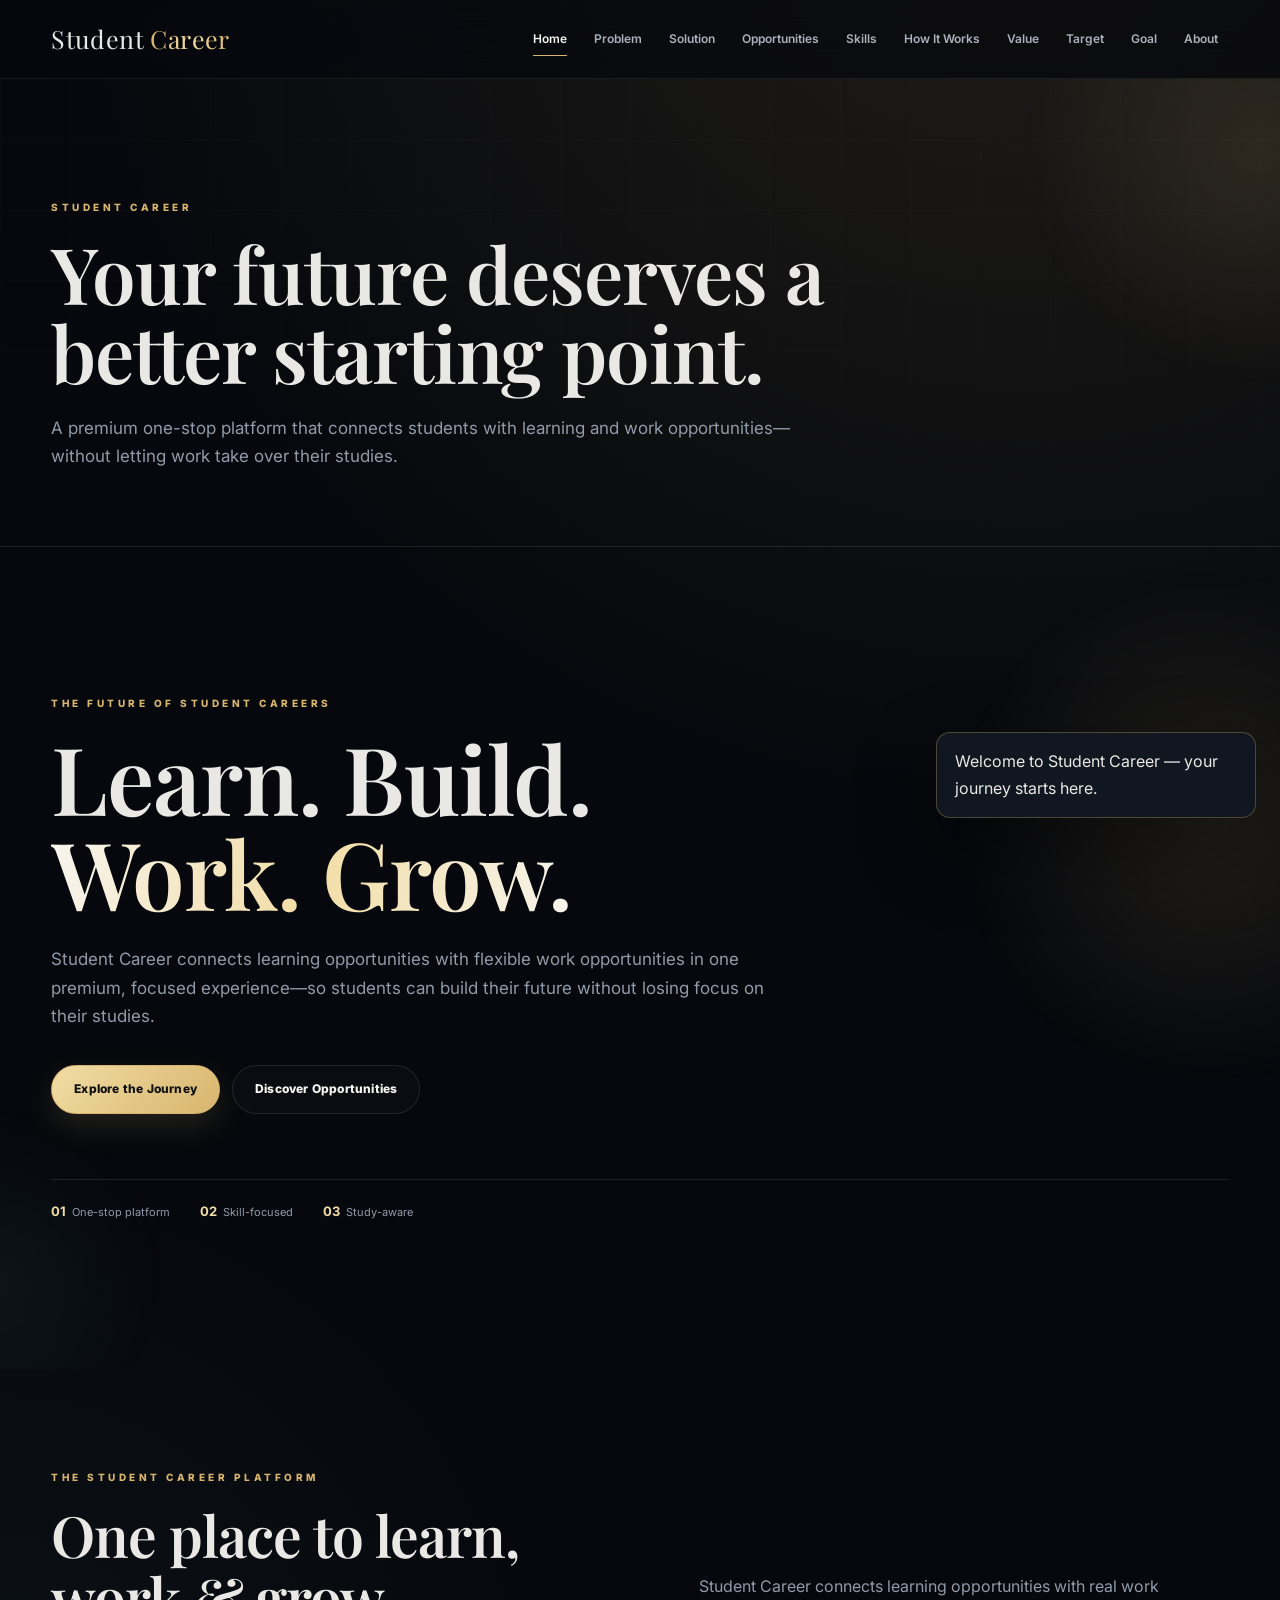
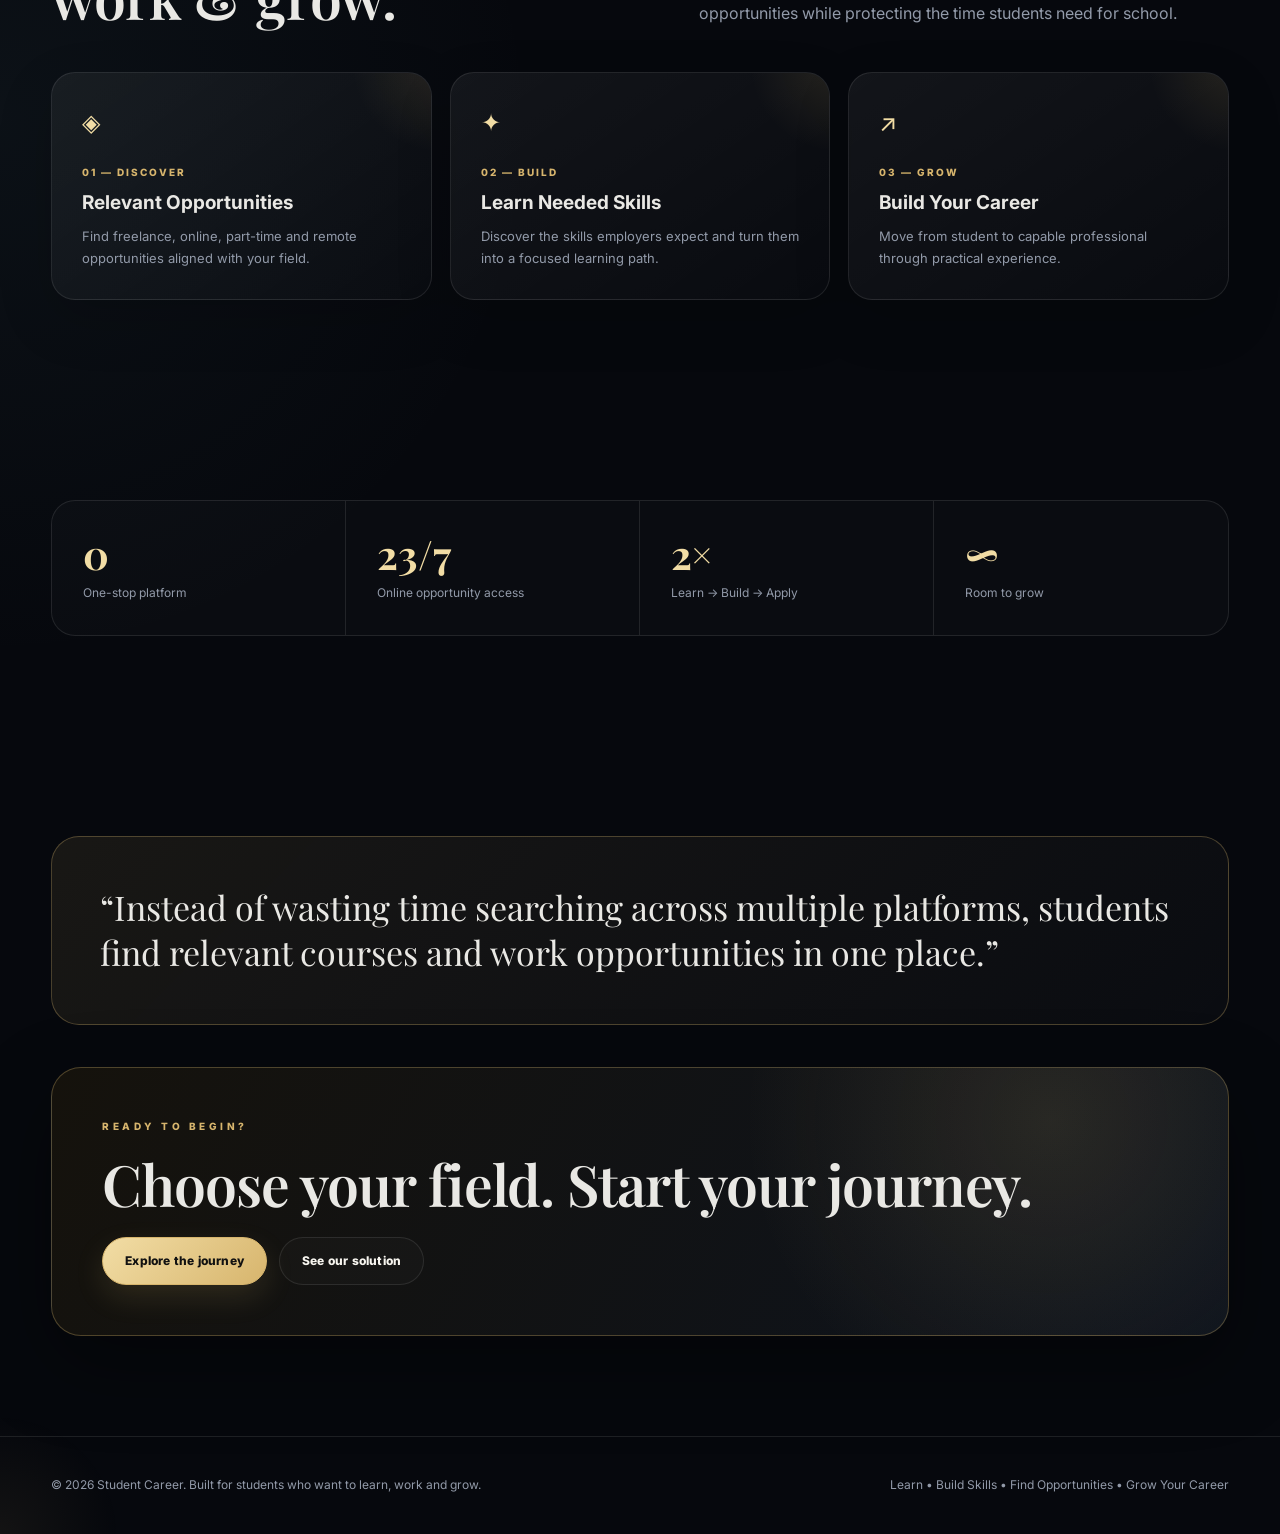
<file: index.html>
<!DOCTYPE html><html lang="en"><head><meta charset="UTF-8"><meta name="viewport" content="width=device-width,initial-scale=1.0"><title>Home | Student Career</title><link rel="stylesheet" href="style.css"></head><body><header class="nav"><div class="container nav-inner">
<a class="logo" href="index.html">Student <span>Career</span></a>
<button class="menu" aria-label="Open menu">☰</button>
<nav class="nav-links">
<a href="index.html">Home</a><a href="problem.html">Problem</a><a href="solution.html">Solution</a>
<a href="opportunities.html">Opportunities</a><a href="skills.html">Skills</a><a href="how-it-works.html">How It Works</a>
<a href="value.html">Value</a><a href="target.html">Target</a><a href="goal.html">Goal</a><a href="about.html">About</a>
</nav></div></header>
<main><section class="page-hero"><div class="container"><div class="eyebrow">STUDENT CAREER</div><h1>Your future deserves a better starting point.</h1><p>A premium one-stop platform that connects students with learning and work opportunities—without letting work take over their studies.</p></div></section>
<section class="hero"><div class="container hero-content"><div class="eyebrow">THE FUTURE OF STUDENT CAREERS</div><h1>Learn. Build.<br><span class="accent">Work. Grow.</span></h1><p>Student Career connects learning opportunities with flexible work opportunities in one premium, focused experience—so students can build their future without losing focus on their studies.</p><div class="actions"><a class="btn primary" href="how-it-works.html">Explore the Journey</a><a class="btn ghost" href="opportunities.html">Discover Opportunities</a></div><div class="hero-meta"><span><strong>01</strong>One-stop platform</span><span><strong>02</strong>Skill-focused</span><span><strong>03</strong>Study-aware</span></div></div></section><section class="section"><div class="container"><div class="section-head"><div><div class="eyebrow">The student career platform</div><h2>One place to learn, work & grow.</h2></div><p>Student Career connects learning opportunities with real work opportunities while protecting the time students need for school.</p></div>
<div class="grid">
<div class="card"><div class="icon">◈</div><div class="number">01 — DISCOVER</div><h3>Relevant Opportunities</h3><p>Find freelance, online, part-time and remote opportunities aligned with your field.</p></div>
<div class="card"><div class="icon">✦</div><div class="number">02 — BUILD</div><h3>Learn Needed Skills</h3><p>Discover the skills employers expect and turn them into a focused learning path.</p></div>
<div class="card"><div class="icon">↗</div><div class="number">03 — GROW</div><h3>Build Your Career</h3><p>Move from student to capable professional through practical experience.</p></div>
</div></div></section>
<section class="section"><div class="container"><div class="stats"><div class="stat"><strong>01</strong><span>One-stop platform</span></div><div class="stat"><strong>24/7</strong><span>Online opportunity access</span></div><div class="stat"><strong>3×</strong><span>Learn → Build → Apply</span></div><div class="stat"><strong>∞</strong><span>Room to grow</span></div></div></div></section>
<section class="section"><div class="container"><div class="quote">“Instead of wasting time searching across multiple platforms, students find relevant courses and work opportunities in one place.”</div><div class="cta"><div class="eyebrow">Ready to begin?</div><h2>Choose your field. Start your journey.</h2><div class="actions" style="margin-top:22px"><a class="btn primary" href="how-it-works.html">Explore the journey</a><a class="btn ghost" href="solution.html">See our solution</a></div></div></div></section>
</main><footer class="footer"><div class="container footer-inner"><span>© <span data-year></span> Student Career. Built for students who want to learn, work and grow.</span><span>Learn • Build Skills • Find Opportunities • Grow Your Career</span></div></footer><script src="script.js"></script></body></html>
</file>
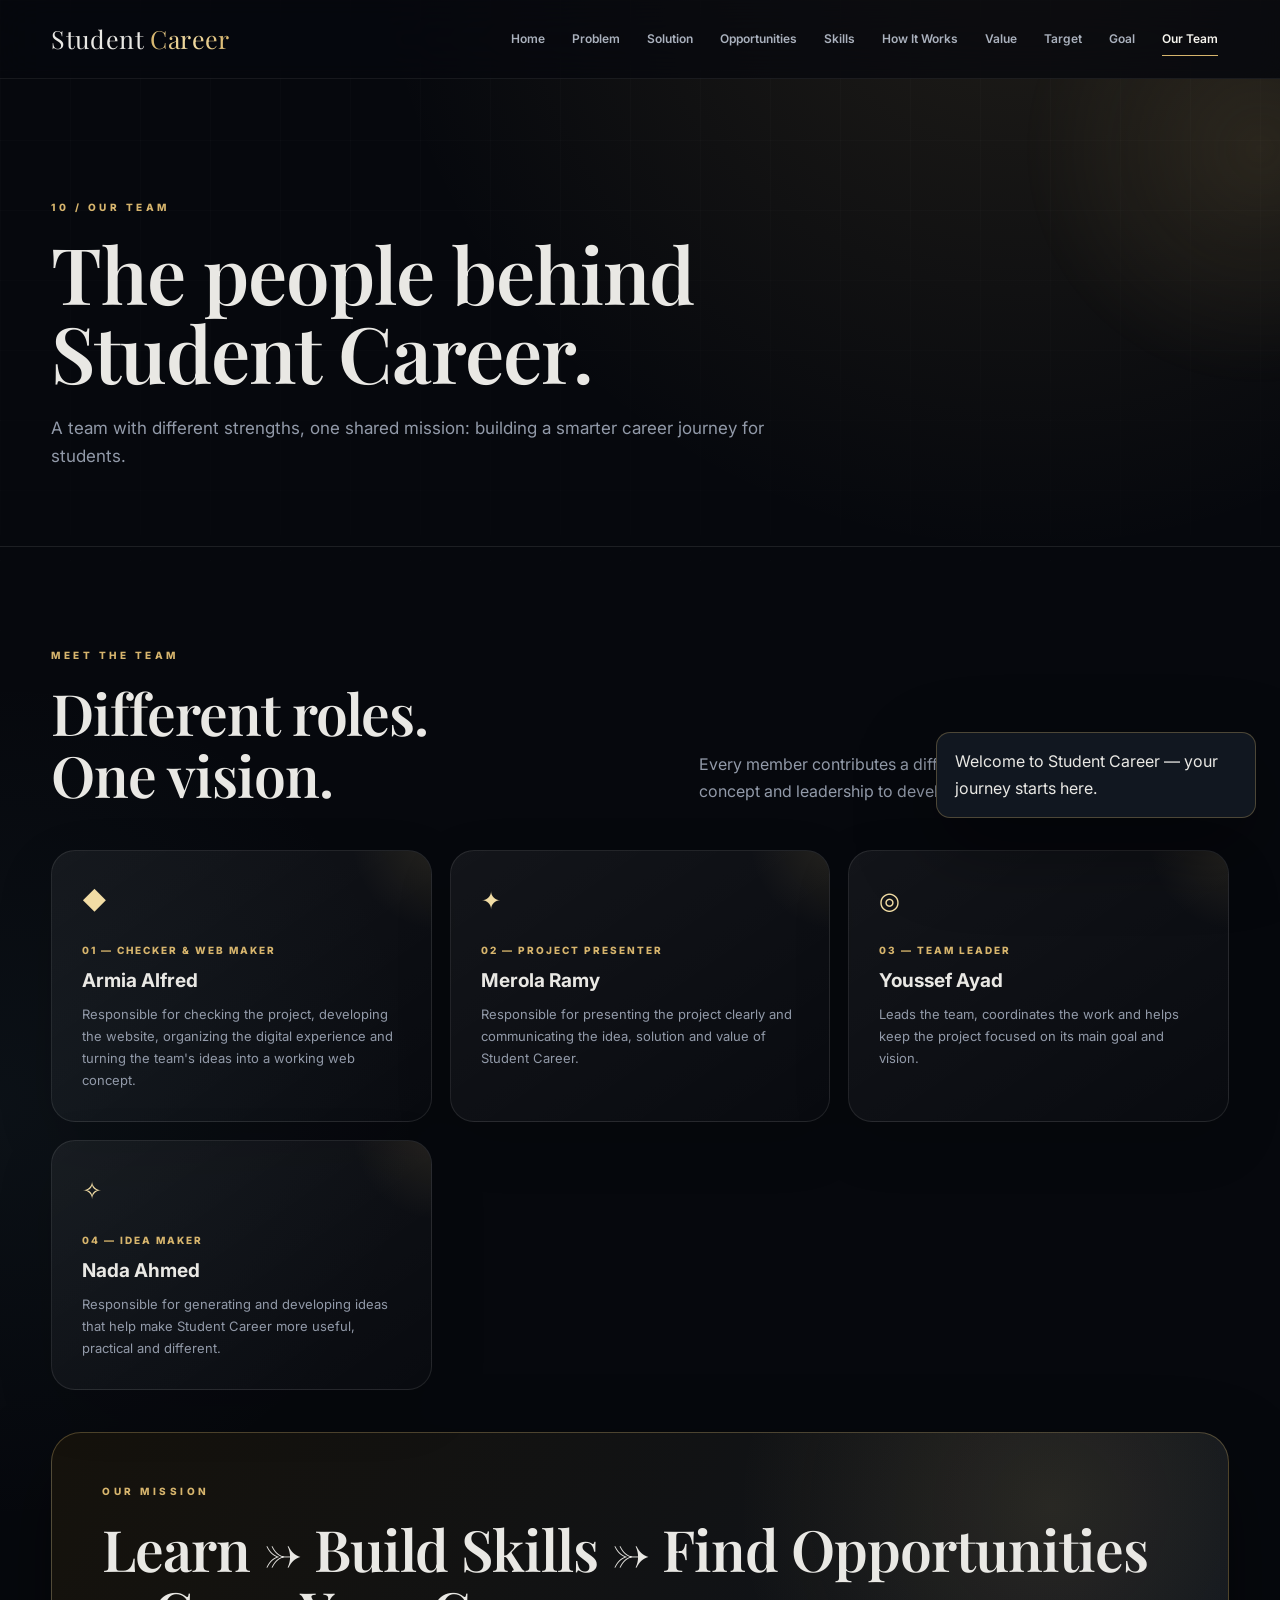
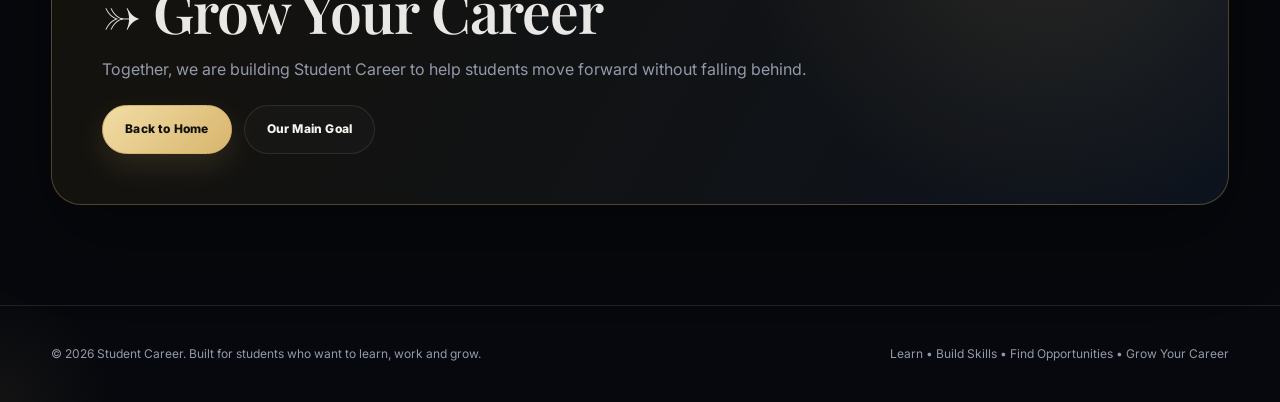
<file: about.html>
<!DOCTYPE html>
<html lang="en">
<head>
<meta charset="UTF-8">
<meta name="viewport" content="width=device-width,initial-scale=1.0">
<title>Our Team | Student Career</title>
<link rel="stylesheet" href="style.css">
</head>
<body>
<header class="nav"><div class="container nav-inner">
<a class="logo" href="index.html">Student <span>Career</span></a>
<button class="menu" aria-label="Open menu">☰</button>
<nav class="nav-links">
<a href="index.html">Home</a>
<a href="problem.html">Problem</a>
<a href="solution.html">Solution</a>
<a href="opportunities.html">Opportunities</a>
<a href="skills.html">Skills</a>
<a href="how-it-works.html">How It Works</a>
<a href="value.html">Value</a>
<a href="target.html">Target</a>
<a href="goal.html">Goal</a>
<a href="about.html">Our Team</a>
</nav></div></header>

<main>
<section class="page-hero">
<div class="container">
<div class="eyebrow">10 / OUR TEAM</div>
<h1>The people behind<br>Student Career.</h1>
<p>A team with different strengths, one shared mission: building a smarter career journey for students.</p>
</div>
</section>

<section class="section">
<div class="container">
<div class="section-head">
<div>
<div class="eyebrow">Meet The Team</div>
<h2>Different roles.<br>One vision.</h2>
</div>
<p>Every member contributes a different part of the idea—from the concept and leadership to development and presentation.</p>
</div>

<div class="grid">
<div class="card">
<div class="icon">◆</div>
<div class="number">01 — CHECKER & WEB MAKER</div>
<h3>Armia Alfred</h3>
<p>Responsible for checking the project, developing the website, organizing the digital experience and turning the team's ideas into a working web concept.</p>
</div>

<div class="card">
<div class="icon">✦</div>
<div class="number">02 — PROJECT PRESENTER</div>
<h3>Merola Ramy</h3>
<p>Responsible for presenting the project clearly and communicating the idea, solution and value of Student Career.</p>
</div>

<div class="card">
<div class="icon">◎</div>
<div class="number">03 — TEAM LEADER</div>
<h3>Youssef Ayad</h3>
<p>Leads the team, coordinates the work and helps keep the project focused on its main goal and vision.</p>
</div>

<div class="card">
<div class="icon">✧</div>
<div class="number">04 — IDEA MAKER</div>
<h3>Nada Ahmed</h3>
<p>Responsible for generating and developing ideas that help make Student Career more useful, practical and different.</p>
</div>
</div>

<div class="cta">
<div class="eyebrow">Our Mission</div>
<h2>Learn → Build Skills → Find Opportunities → Grow Your Career</h2>
<p style="color:var(--muted);margin-top:15px">Together, we are building Student Career to help students move forward without falling behind.</p>
<div class="actions" style="margin-top:22px">
<a class="btn primary" href="index.html">Back to Home</a>
<a class="btn ghost" href="goal.html">Our Main Goal</a>
</div>
</div>
</div>
</section>
</main>

<footer class="footer"><div class="container footer-inner">
<span>© <span data-year></span> Student Career. Built for students who want to learn, work and grow.</span>
<span>Learn • Build Skills • Find Opportunities • Grow Your Career</span>
</div></footer>
<script src="script.js"></script>
</body>
</html>
</file>
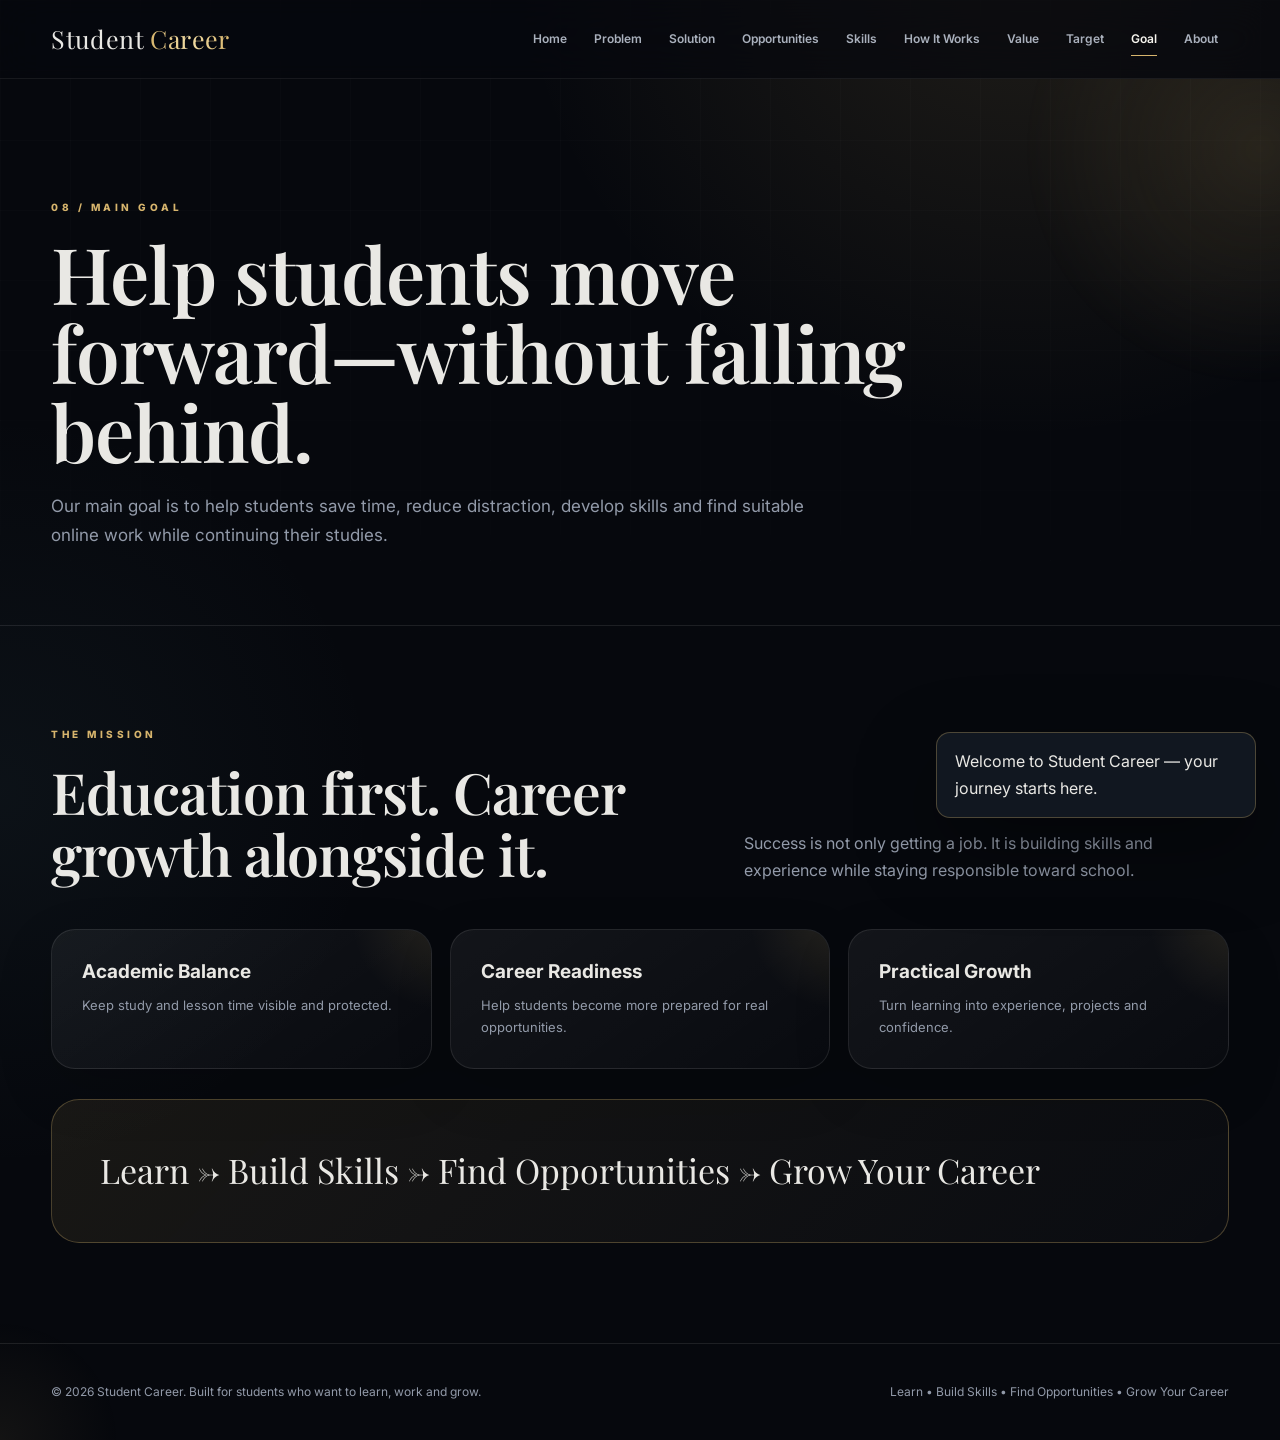
<file: goal.html>
<!DOCTYPE html><html lang="en"><head><meta charset="UTF-8"><meta name="viewport" content="width=device-width,initial-scale=1.0"><title>Main Goal | Student Career</title><link rel="stylesheet" href="style.css"></head><body><header class="nav"><div class="container nav-inner">
<a class="logo" href="index.html">Student <span>Career</span></a>
<button class="menu" aria-label="Open menu">☰</button>
<nav class="nav-links">
<a href="index.html">Home</a><a href="problem.html">Problem</a><a href="solution.html">Solution</a>
<a href="opportunities.html">Opportunities</a><a href="skills.html">Skills</a><a href="how-it-works.html">How It Works</a>
<a href="value.html">Value</a><a href="target.html">Target</a><a href="goal.html">Goal</a><a href="about.html">About</a>
</nav></div></header>
<main><section class="page-hero"><div class="container"><div class="eyebrow">08 / MAIN GOAL</div><h1>Help students move forward—without falling behind.</h1><p>Our main goal is to help students save time, reduce distraction, develop skills and find suitable online work while continuing their studies.</p></div></section><section class="section"><div class="container"><div class="section-head"><div><div class="eyebrow">The Mission</div><h2>Education first. Career growth alongside it.</h2></div><p>Success is not only getting a job. It is building skills and experience while staying responsible toward school.</p></div><div class="grid"><div class="card"><h3>Academic Balance</h3><p>Keep study and lesson time visible and protected.</p></div><div class="card"><h3>Career Readiness</h3><p>Help students become more prepared for real opportunities.</p></div><div class="card"><h3>Practical Growth</h3><p>Turn learning into experience, projects and confidence.</p></div></div><div class="quote" style="margin-top:30px">Learn → Build Skills → Find Opportunities → Grow Your Career</div></div></section></main><footer class="footer"><div class="container footer-inner"><span>© <span data-year></span> Student Career. Built for students who want to learn, work and grow.</span><span>Learn • Build Skills • Find Opportunities • Grow Your Career</span></div></footer><script src="script.js"></script></body></html>
</file>
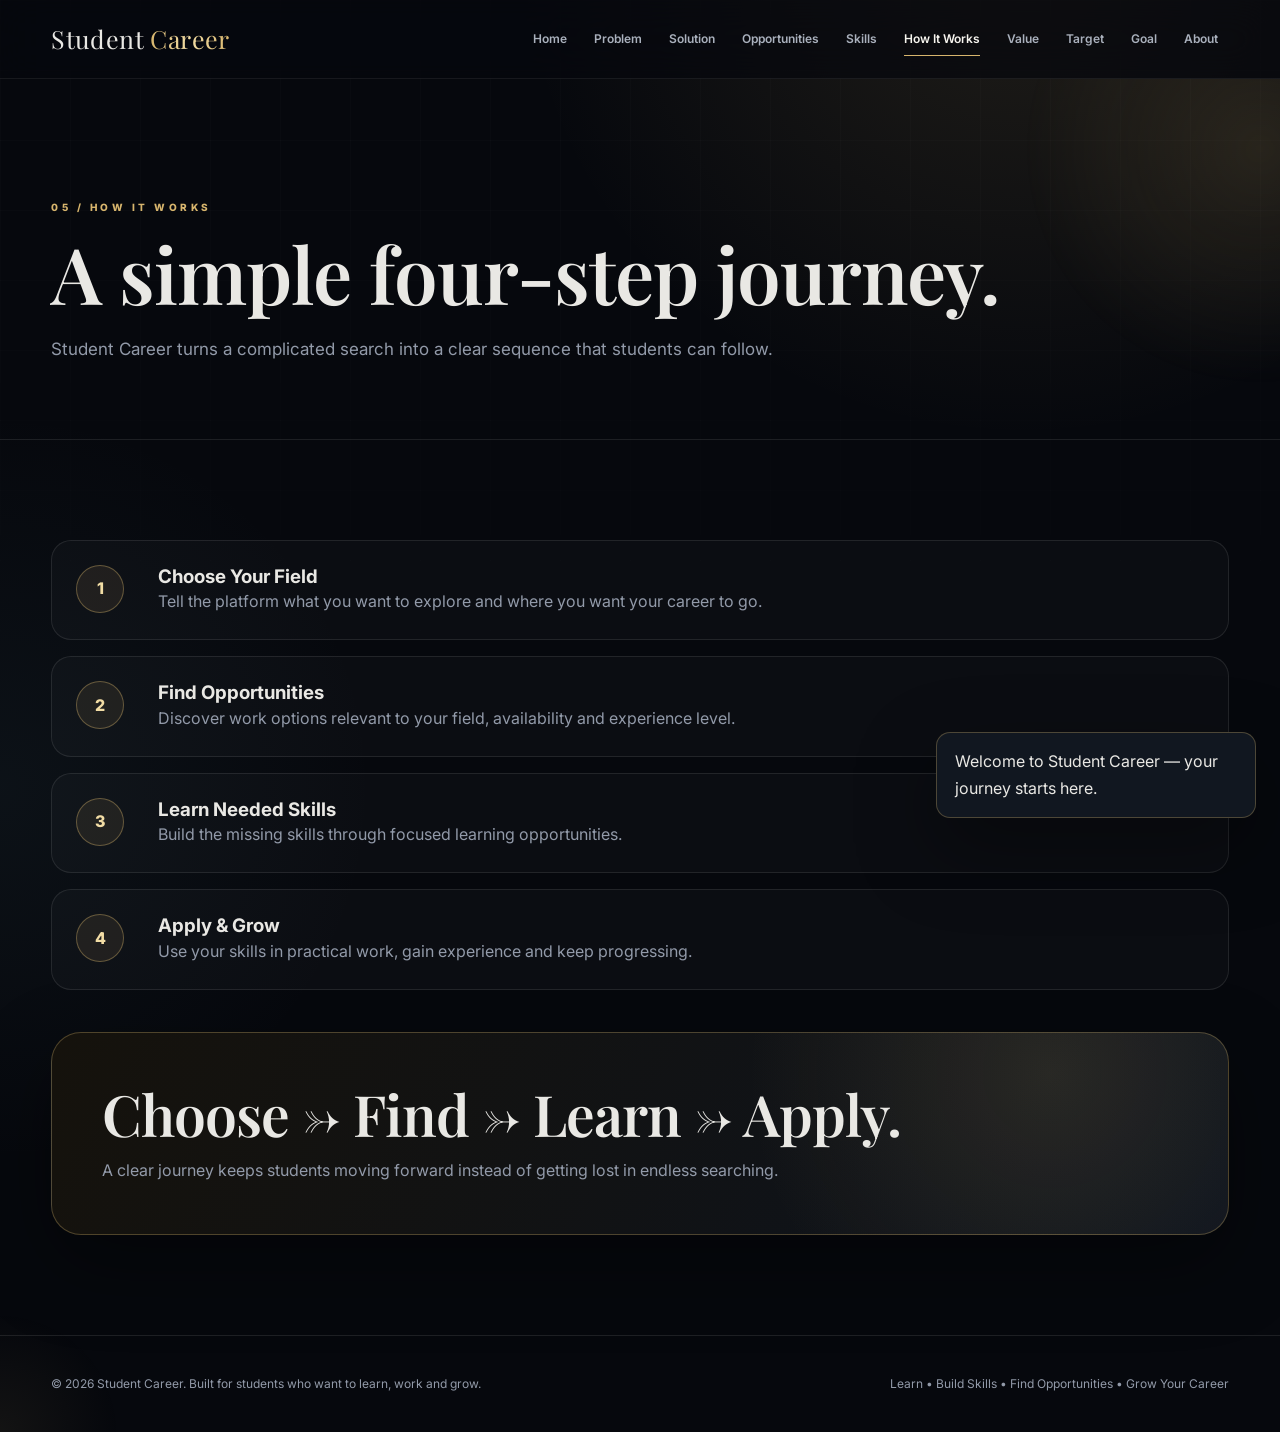
<file: how-it-works.html>
<!DOCTYPE html><html lang="en"><head><meta charset="UTF-8"><meta name="viewport" content="width=device-width,initial-scale=1.0"><title>How It Works | Student Career</title><link rel="stylesheet" href="style.css"></head><body><header class="nav"><div class="container nav-inner">
<a class="logo" href="index.html">Student <span>Career</span></a>
<button class="menu" aria-label="Open menu">☰</button>
<nav class="nav-links">
<a href="index.html">Home</a><a href="problem.html">Problem</a><a href="solution.html">Solution</a>
<a href="opportunities.html">Opportunities</a><a href="skills.html">Skills</a><a href="how-it-works.html">How It Works</a>
<a href="value.html">Value</a><a href="target.html">Target</a><a href="goal.html">Goal</a><a href="about.html">About</a>
</nav></div></header>
<main><section class="page-hero"><div class="container"><div class="eyebrow">05 / HOW IT WORKS</div><h1>A simple four-step journey.</h1><p>Student Career turns a complicated search into a clear sequence that students can follow.</p></div></section><section class="section"><div class="container"><div class="timeline">
<div class="step"><div class="step-num">1</div><div><h3>Choose Your Field</h3><p style="color:var(--muted)">Tell the platform what you want to explore and where you want your career to go.</p></div></div>
<div class="step"><div class="step-num">2</div><div><h3>Find Opportunities</h3><p style="color:var(--muted)">Discover work options relevant to your field, availability and experience level.</p></div></div>
<div class="step"><div class="step-num">3</div><div><h3>Learn Needed Skills</h3><p style="color:var(--muted)">Build the missing skills through focused learning opportunities.</p></div></div>
<div class="step"><div class="step-num">4</div><div><h3>Apply & Grow</h3><p style="color:var(--muted)">Use your skills in practical work, gain experience and keep progressing.</p></div></div>
</div><div class="cta"><h2>Choose → Find → Learn → Apply.</h2><p style="color:var(--muted);margin-top:12px">A clear journey keeps students moving forward instead of getting lost in endless searching.</p></div></div></section></main><footer class="footer"><div class="container footer-inner"><span>© <span data-year></span> Student Career. Built for students who want to learn, work and grow.</span><span>Learn • Build Skills • Find Opportunities • Grow Your Career</span></div></footer><script src="script.js"></script></body></html>
</file>
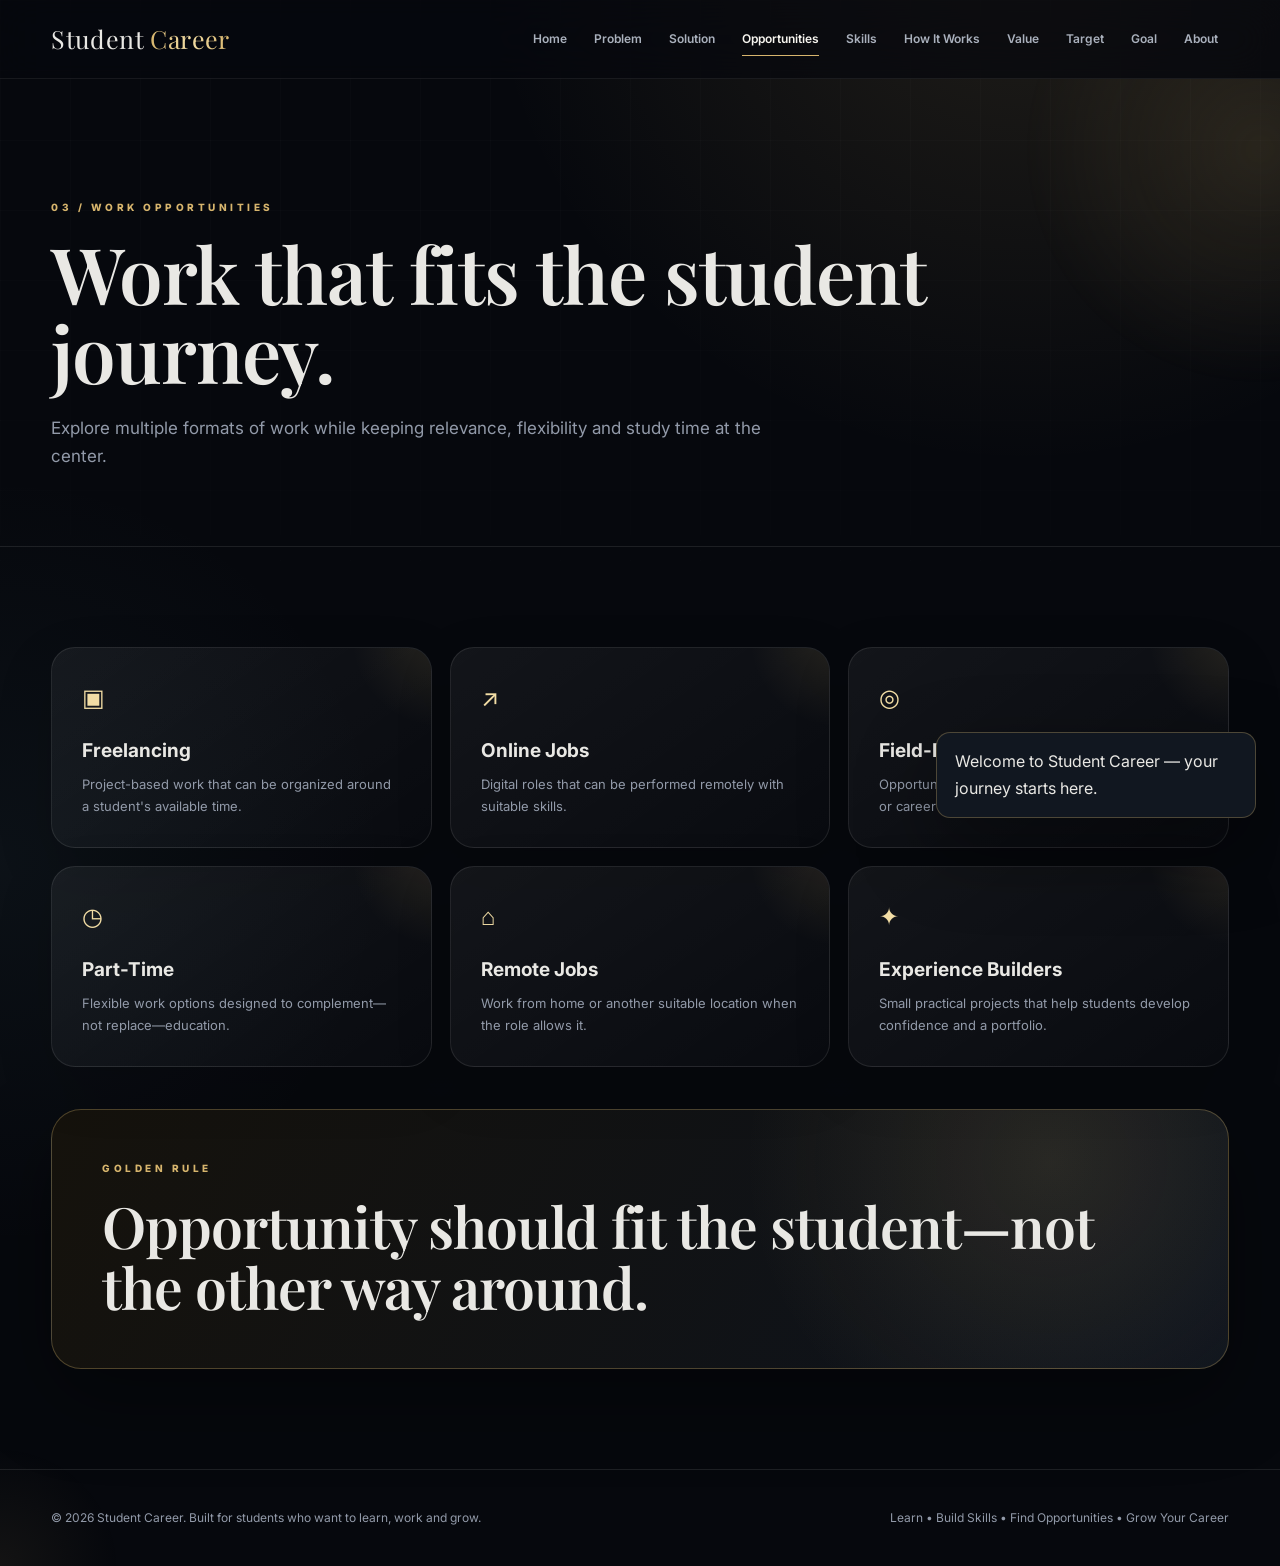
<file: opportunities.html>
<!DOCTYPE html><html lang="en"><head><meta charset="UTF-8"><meta name="viewport" content="width=device-width,initial-scale=1.0"><title>Opportunities | Student Career</title><link rel="stylesheet" href="style.css"></head><body><header class="nav"><div class="container nav-inner">
<a class="logo" href="index.html">Student <span>Career</span></a>
<button class="menu" aria-label="Open menu">☰</button>
<nav class="nav-links">
<a href="index.html">Home</a><a href="problem.html">Problem</a><a href="solution.html">Solution</a>
<a href="opportunities.html">Opportunities</a><a href="skills.html">Skills</a><a href="how-it-works.html">How It Works</a>
<a href="value.html">Value</a><a href="target.html">Target</a><a href="goal.html">Goal</a><a href="about.html">About</a>
</nav></div></header>
<main><section class="page-hero"><div class="container"><div class="eyebrow">03 / WORK OPPORTUNITIES</div><h1>Work that fits the student journey.</h1><p>Explore multiple formats of work while keeping relevance, flexibility and study time at the center.</p></div></section><section class="section"><div class="container"><div class="grid">
<div class="card"><div class="icon">▣</div><h3>Freelancing</h3><p>Project-based work that can be organized around a student's available time.</p></div>
<div class="card"><div class="icon">↗</div><h3>Online Jobs</h3><p>Digital roles that can be performed remotely with suitable skills.</p></div>
<div class="card"><div class="icon">◎</div><h3>Field-Relevant Work</h3><p>Opportunities connected to the student's academic or career direction.</p></div>
<div class="card"><div class="icon">◷</div><h3>Part-Time</h3><p>Flexible work options designed to complement—not replace—education.</p></div>
<div class="card"><div class="icon">⌂</div><h3>Remote Jobs</h3><p>Work from home or another suitable location when the role allows it.</p></div>
<div class="card"><div class="icon">✦</div><h3>Experience Builders</h3><p>Small practical projects that help students develop confidence and a portfolio.</p></div>
</div><div class="cta"><div class="eyebrow">Golden Rule</div><h2>Opportunity should fit the student—not the other way around.</h2></div></div></section></main><footer class="footer"><div class="container footer-inner"><span>© <span data-year></span> Student Career. Built for students who want to learn, work and grow.</span><span>Learn • Build Skills • Find Opportunities • Grow Your Career</span></div></footer><script src="script.js"></script></body></html>
</file>
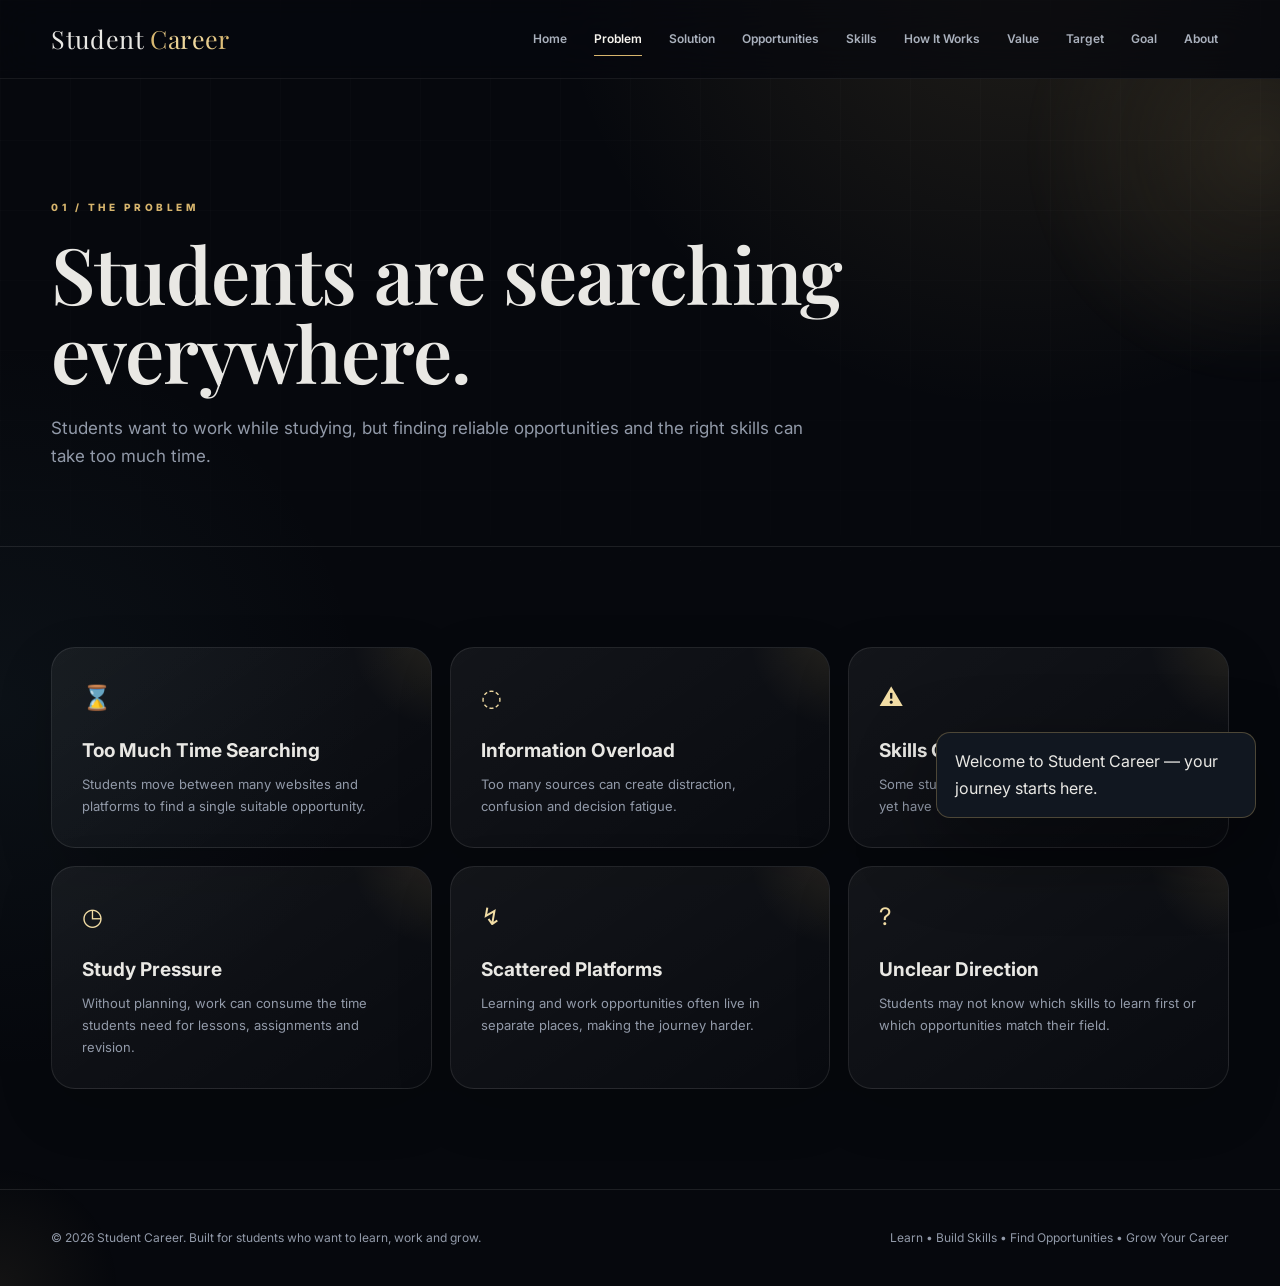
<file: problem.html>
<!DOCTYPE html><html lang="en"><head><meta charset="UTF-8"><meta name="viewport" content="width=device-width,initial-scale=1.0"><title>The Problem | Student Career</title><link rel="stylesheet" href="style.css"></head><body><header class="nav"><div class="container nav-inner">
<a class="logo" href="index.html">Student <span>Career</span></a>
<button class="menu" aria-label="Open menu">☰</button>
<nav class="nav-links">
<a href="index.html">Home</a><a href="problem.html">Problem</a><a href="solution.html">Solution</a>
<a href="opportunities.html">Opportunities</a><a href="skills.html">Skills</a><a href="how-it-works.html">How It Works</a>
<a href="value.html">Value</a><a href="target.html">Target</a><a href="goal.html">Goal</a><a href="about.html">About</a>
</nav></div></header>
<main><section class="page-hero"><div class="container"><div class="eyebrow">01 / THE PROBLEM</div><h1>Students are searching everywhere.</h1><p>Students want to work while studying, but finding reliable opportunities and the right skills can take too much time.</p></div></section><section class="section"><div class="container"><div class="grid">
<div class="card"><div class="icon">⌛</div><h3>Too Much Time Searching</h3><p>Students move between many websites and platforms to find a single suitable opportunity.</p></div>
<div class="card"><div class="icon">◌</div><h3>Information Overload</h3><p>Too many sources can create distraction, confusion and decision fatigue.</p></div>
<div class="card"><div class="icon">⚠</div><h3>Skills Gap</h3><p>Some students discover opportunities but do not yet have the skills required to apply confidently.</p></div>
<div class="card"><div class="icon">◷</div><h3>Study Pressure</h3><p>Without planning, work can consume the time students need for lessons, assignments and revision.</p></div>
<div class="card"><div class="icon">↯</div><h3>Scattered Platforms</h3><p>Learning and work opportunities often live in separate places, making the journey harder.</p></div>
<div class="card"><div class="icon">?</div><h3>Unclear Direction</h3><p>Students may not know which skills to learn first or which opportunities match their field.</p></div>
</div></div></section></main><footer class="footer"><div class="container footer-inner"><span>© <span data-year></span> Student Career. Built for students who want to learn, work and grow.</span><span>Learn • Build Skills • Find Opportunities • Grow Your Career</span></div></footer><script src="script.js"></script></body></html>
</file>
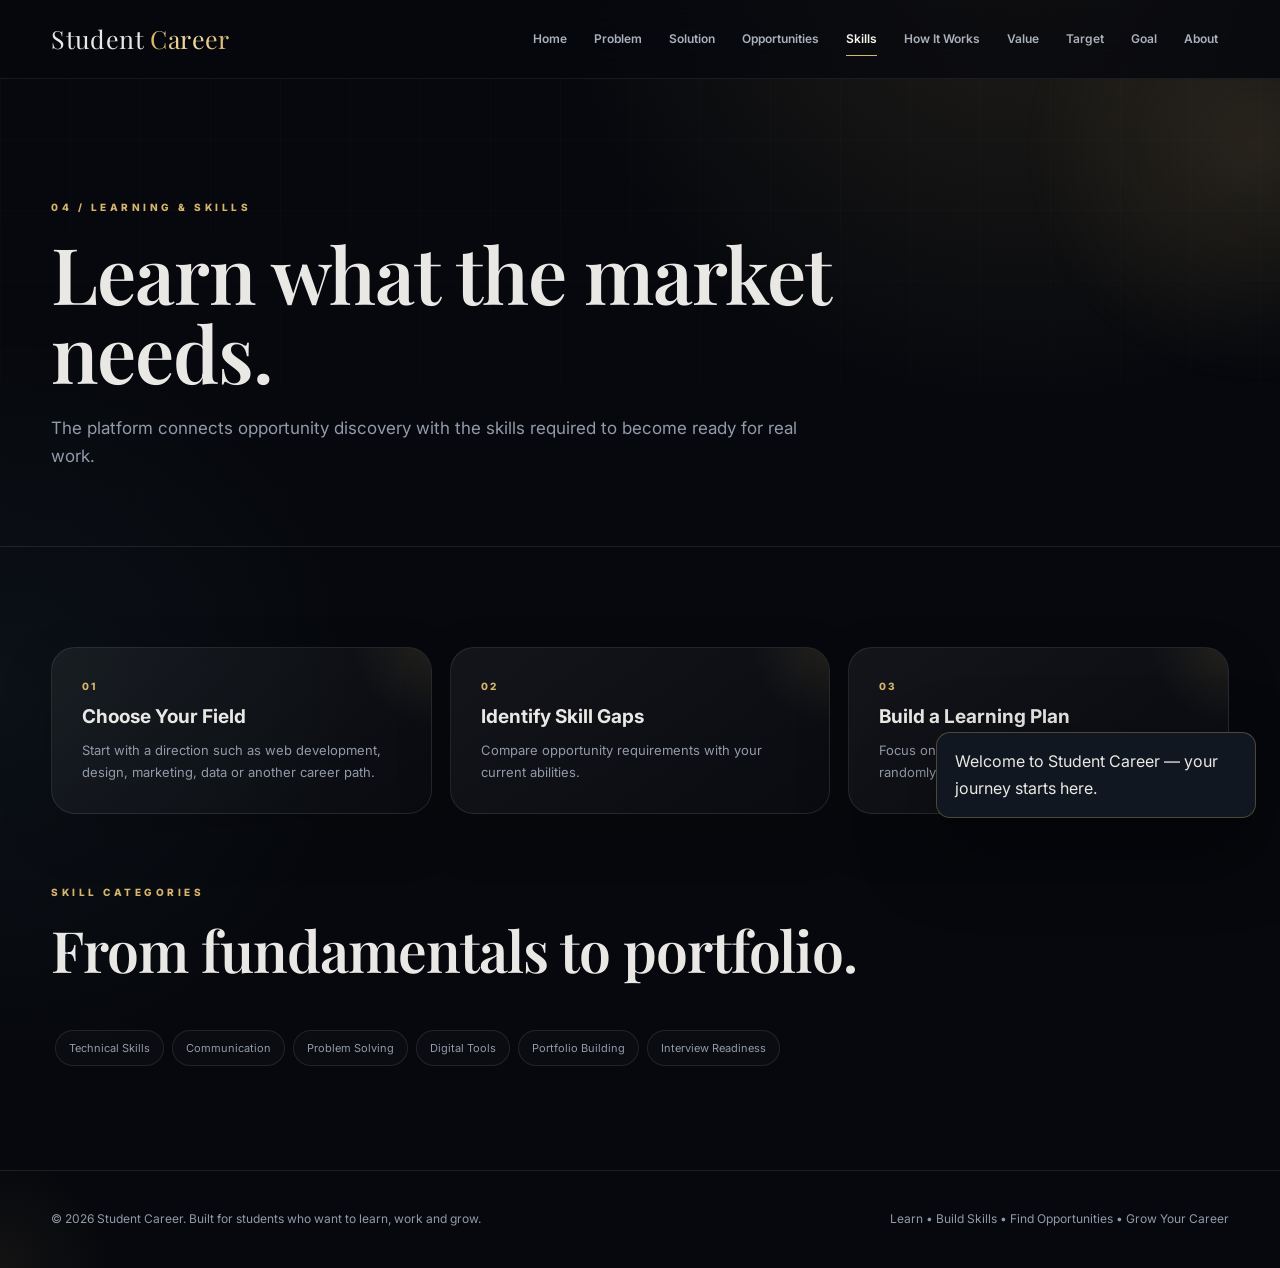
<file: skills.html>
<!DOCTYPE html><html lang="en"><head><meta charset="UTF-8"><meta name="viewport" content="width=device-width,initial-scale=1.0"><title>Skills | Student Career</title><link rel="stylesheet" href="style.css"></head><body><header class="nav"><div class="container nav-inner">
<a class="logo" href="index.html">Student <span>Career</span></a>
<button class="menu" aria-label="Open menu">☰</button>
<nav class="nav-links">
<a href="index.html">Home</a><a href="problem.html">Problem</a><a href="solution.html">Solution</a>
<a href="opportunities.html">Opportunities</a><a href="skills.html">Skills</a><a href="how-it-works.html">How It Works</a>
<a href="value.html">Value</a><a href="target.html">Target</a><a href="goal.html">Goal</a><a href="about.html">About</a>
</nav></div></header>
<main><section class="page-hero"><div class="container"><div class="eyebrow">04 / LEARNING & SKILLS</div><h1>Learn what the market needs.</h1><p>The platform connects opportunity discovery with the skills required to become ready for real work.</p></div></section><section class="section"><div class="container"><div class="grid">
<div class="card"><div class="number">01</div><h3>Choose Your Field</h3><p>Start with a direction such as web development, design, marketing, data or another career path.</p></div>
<div class="card"><div class="number">02</div><h3>Identify Skill Gaps</h3><p>Compare opportunity requirements with your current abilities.</p></div>
<div class="card"><div class="number">03</div><h3>Build a Learning Plan</h3><p>Focus on the most useful skills instead of learning randomly.</p></div>
</div><div class="section-head" style="margin-top:70px"><div><div class="eyebrow">Skill Categories</div><h2>From fundamentals to portfolio.</h2></div></div><div><span class="badge">Technical Skills</span><span class="badge">Communication</span><span class="badge">Problem Solving</span><span class="badge">Digital Tools</span><span class="badge">Portfolio Building</span><span class="badge">Interview Readiness</span></div></div></section></main><footer class="footer"><div class="container footer-inner"><span>© <span data-year></span> Student Career. Built for students who want to learn, work and grow.</span><span>Learn • Build Skills • Find Opportunities • Grow Your Career</span></div></footer><script src="script.js"></script></body></html>
</file>
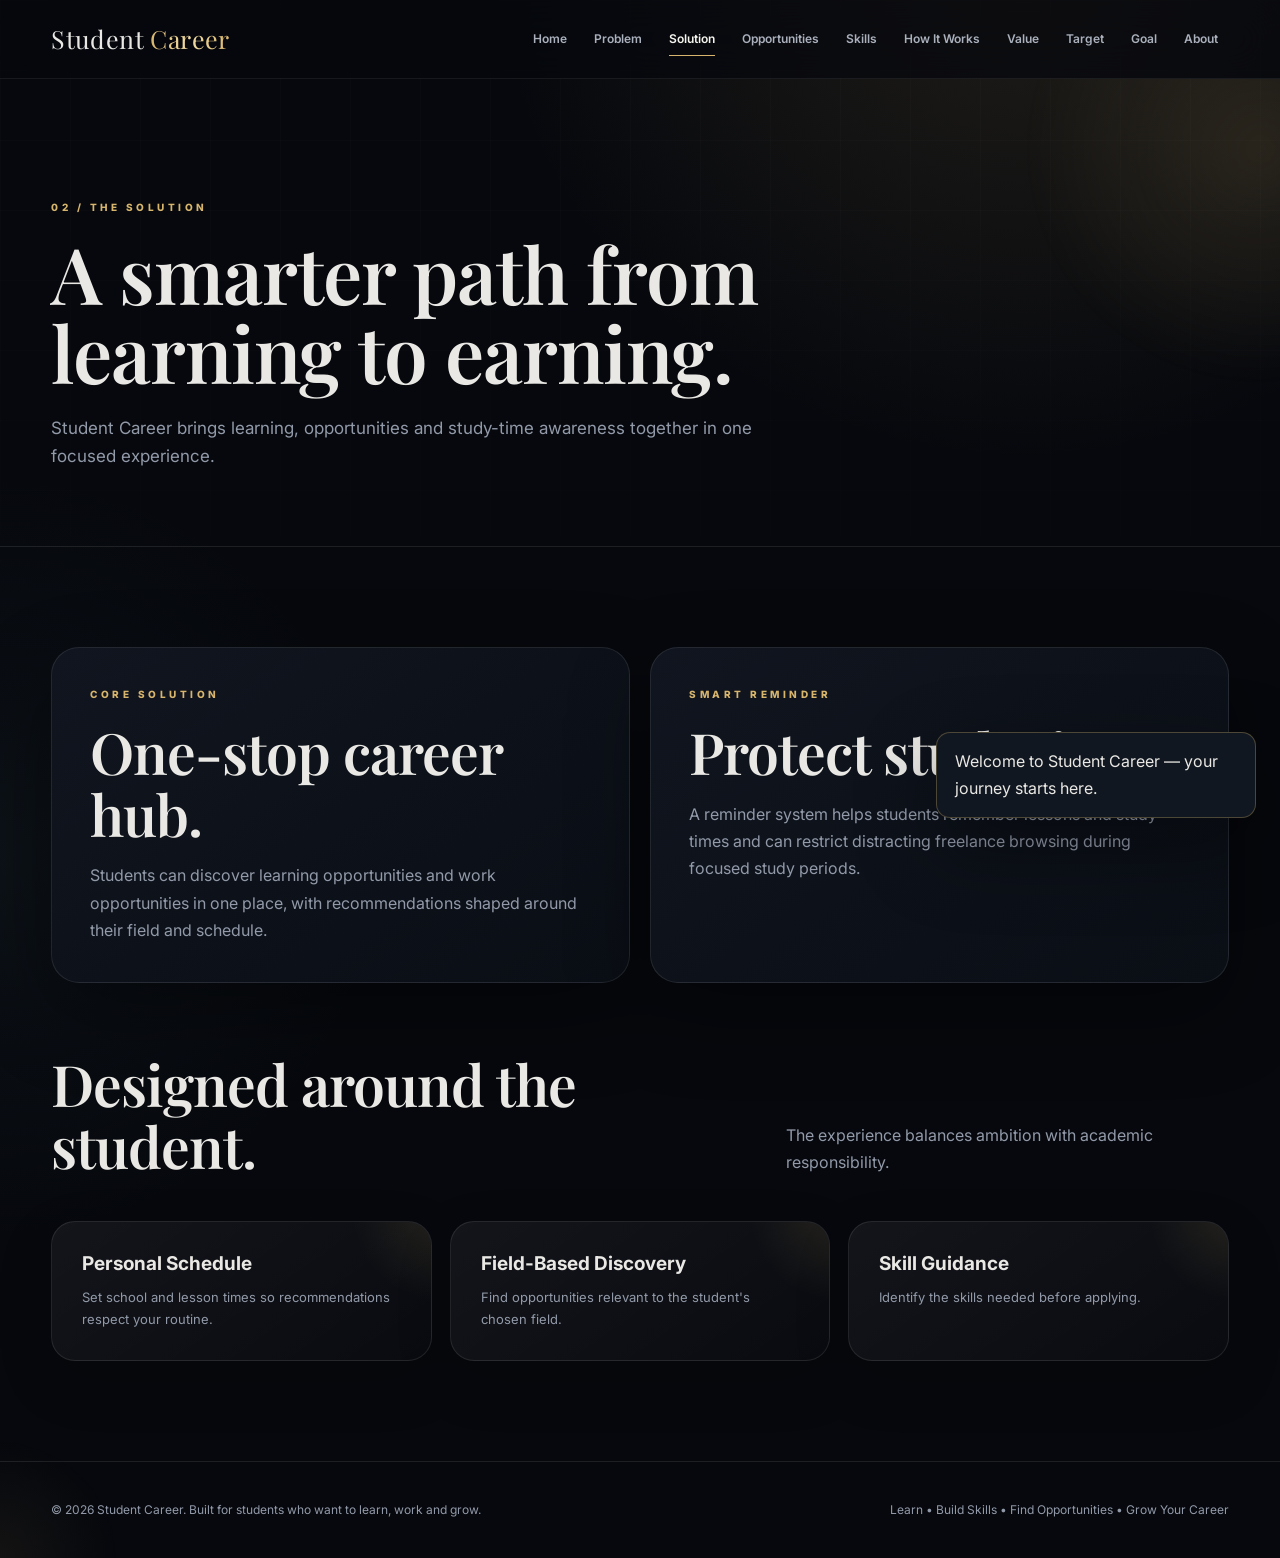
<file: solution.html>
<!DOCTYPE html><html lang="en"><head><meta charset="UTF-8"><meta name="viewport" content="width=device-width,initial-scale=1.0"><title>Solution | Student Career</title><link rel="stylesheet" href="style.css"></head><body><header class="nav"><div class="container nav-inner">
<a class="logo" href="index.html">Student <span>Career</span></a>
<button class="menu" aria-label="Open menu">☰</button>
<nav class="nav-links">
<a href="index.html">Home</a><a href="problem.html">Problem</a><a href="solution.html">Solution</a>
<a href="opportunities.html">Opportunities</a><a href="skills.html">Skills</a><a href="how-it-works.html">How It Works</a>
<a href="value.html">Value</a><a href="target.html">Target</a><a href="goal.html">Goal</a><a href="about.html">About</a>
</nav></div></header>
<main><section class="page-hero"><div class="container"><div class="eyebrow">02 / THE SOLUTION</div><h1>A smarter path from learning to earning.</h1><p>Student Career brings learning, opportunities and study-time awareness together in one focused experience.</p></div></section><section class="section"><div class="container"><div class="columns"><div class="dark-panel"><div class="eyebrow">Core Solution</div><h2>One-stop career hub.</h2><p style="color:var(--muted);margin-top:18px">Students can discover learning opportunities and work opportunities in one place, with recommendations shaped around their field and schedule.</p></div><div class="dark-panel"><div class="eyebrow">Smart Reminder</div><h2>Protect study time.</h2><p style="color:var(--muted);margin-top:18px">A reminder system helps students remember lessons and study times and can restrict distracting freelance browsing during focused study periods.</p></div></div><div class="section-head" style="margin-top:70px"><h2>Designed around the student.</h2><p>The experience balances ambition with academic responsibility.</p></div><div class="grid"><div class="card"><h3>Personal Schedule</h3><p>Set school and lesson times so recommendations respect your routine.</p></div><div class="card"><h3>Field-Based Discovery</h3><p>Find opportunities relevant to the student's chosen field.</p></div><div class="card"><h3>Skill Guidance</h3><p>Identify the skills needed before applying.</p></div></div></div></section></main><footer class="footer"><div class="container footer-inner"><span>© <span data-year></span> Student Career. Built for students who want to learn, work and grow.</span><span>Learn • Build Skills • Find Opportunities • Grow Your Career</span></div></footer><script src="script.js"></script></body></html>
</file>
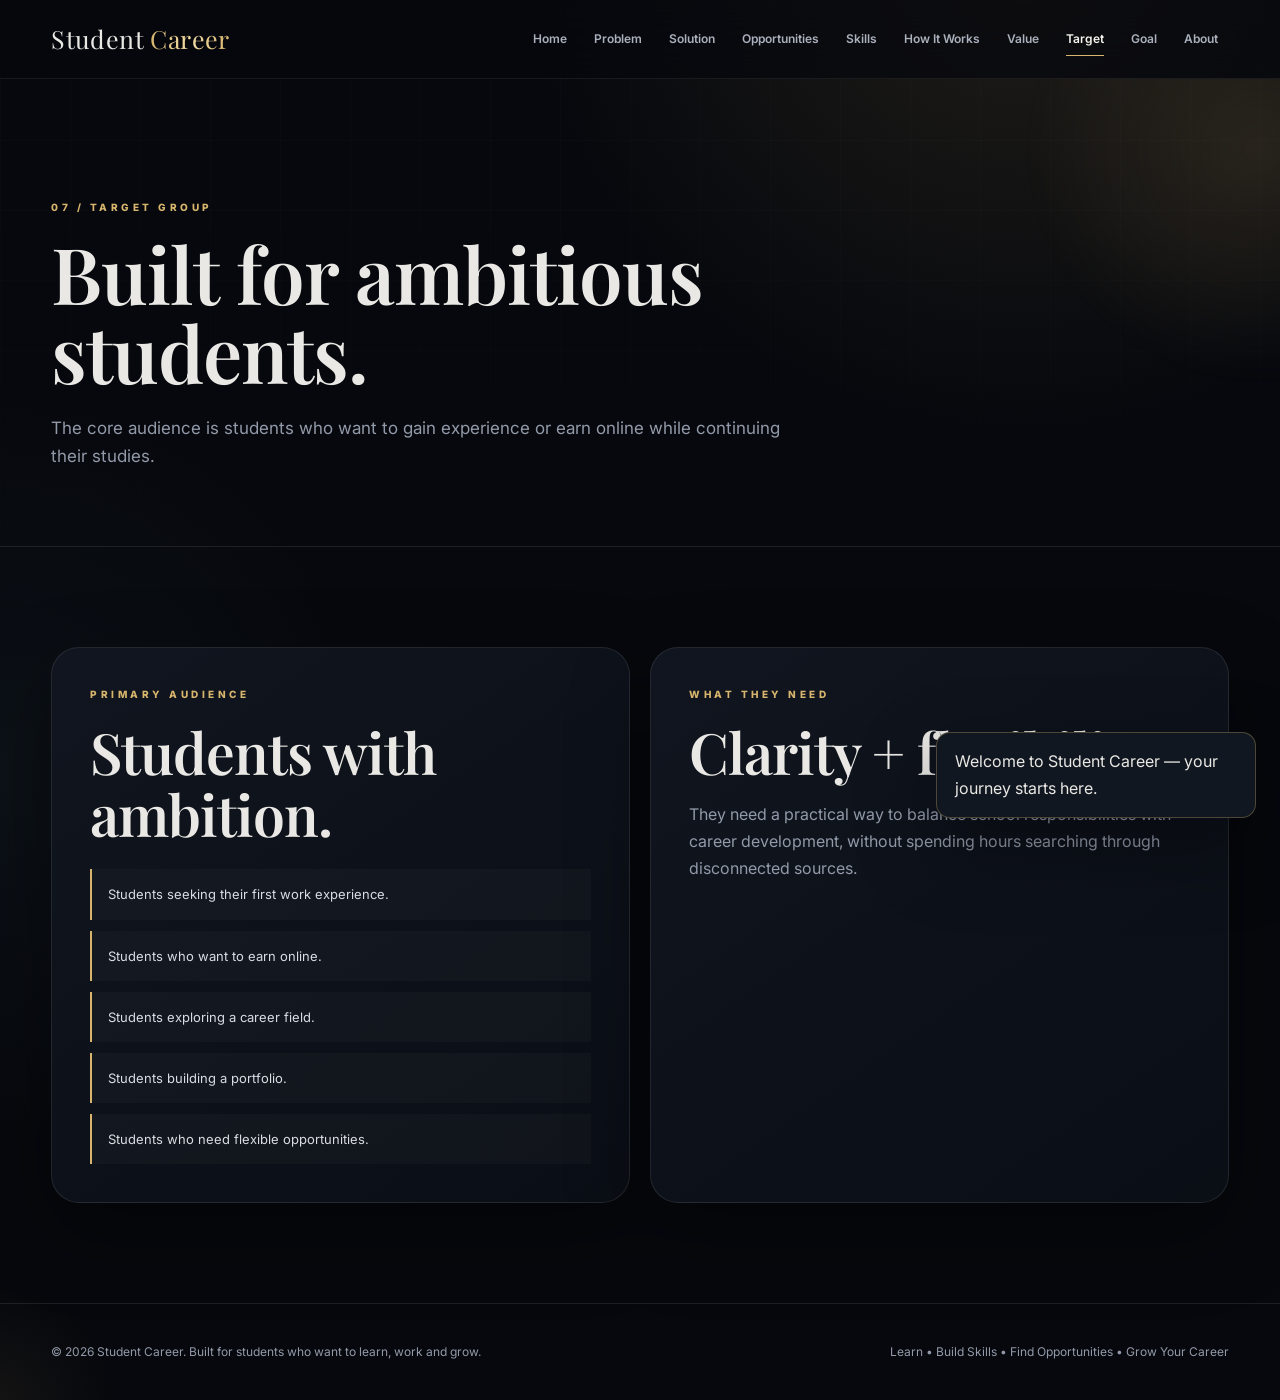
<file: target.html>
<!DOCTYPE html><html lang="en"><head><meta charset="UTF-8"><meta name="viewport" content="width=device-width,initial-scale=1.0"><title>Target Group | Student Career</title><link rel="stylesheet" href="style.css"></head><body><header class="nav"><div class="container nav-inner">
<a class="logo" href="index.html">Student <span>Career</span></a>
<button class="menu" aria-label="Open menu">☰</button>
<nav class="nav-links">
<a href="index.html">Home</a><a href="problem.html">Problem</a><a href="solution.html">Solution</a>
<a href="opportunities.html">Opportunities</a><a href="skills.html">Skills</a><a href="how-it-works.html">How It Works</a>
<a href="value.html">Value</a><a href="target.html">Target</a><a href="goal.html">Goal</a><a href="about.html">About</a>
</nav></div></header>
<main><section class="page-hero"><div class="container"><div class="eyebrow">07 / TARGET GROUP</div><h1>Built for ambitious students.</h1><p>The core audience is students who want to gain experience or earn online while continuing their studies.</p></div></section><section class="section"><div class="container"><div class="columns"><div class="dark-panel"><div class="eyebrow">Primary Audience</div><h2>Students with ambition.</h2><ul class="list" style="margin-top:25px"><li>Students seeking their first work experience.</li><li>Students who want to earn online.</li><li>Students exploring a career field.</li><li>Students building a portfolio.</li><li>Students who need flexible opportunities.</li></ul></div><div class="dark-panel"><div class="eyebrow">What They Need</div><h2>Clarity + flexibility.</h2><p style="color:var(--muted);margin-top:18px">They need a practical way to balance school responsibilities with career development, without spending hours searching through disconnected sources.</p></div></div></div></section></main><footer class="footer"><div class="container footer-inner"><span>© <span data-year></span> Student Career. Built for students who want to learn, work and grow.</span><span>Learn • Build Skills • Find Opportunities • Grow Your Career</span></div></footer><script src="script.js"></script></body></html>
</file>
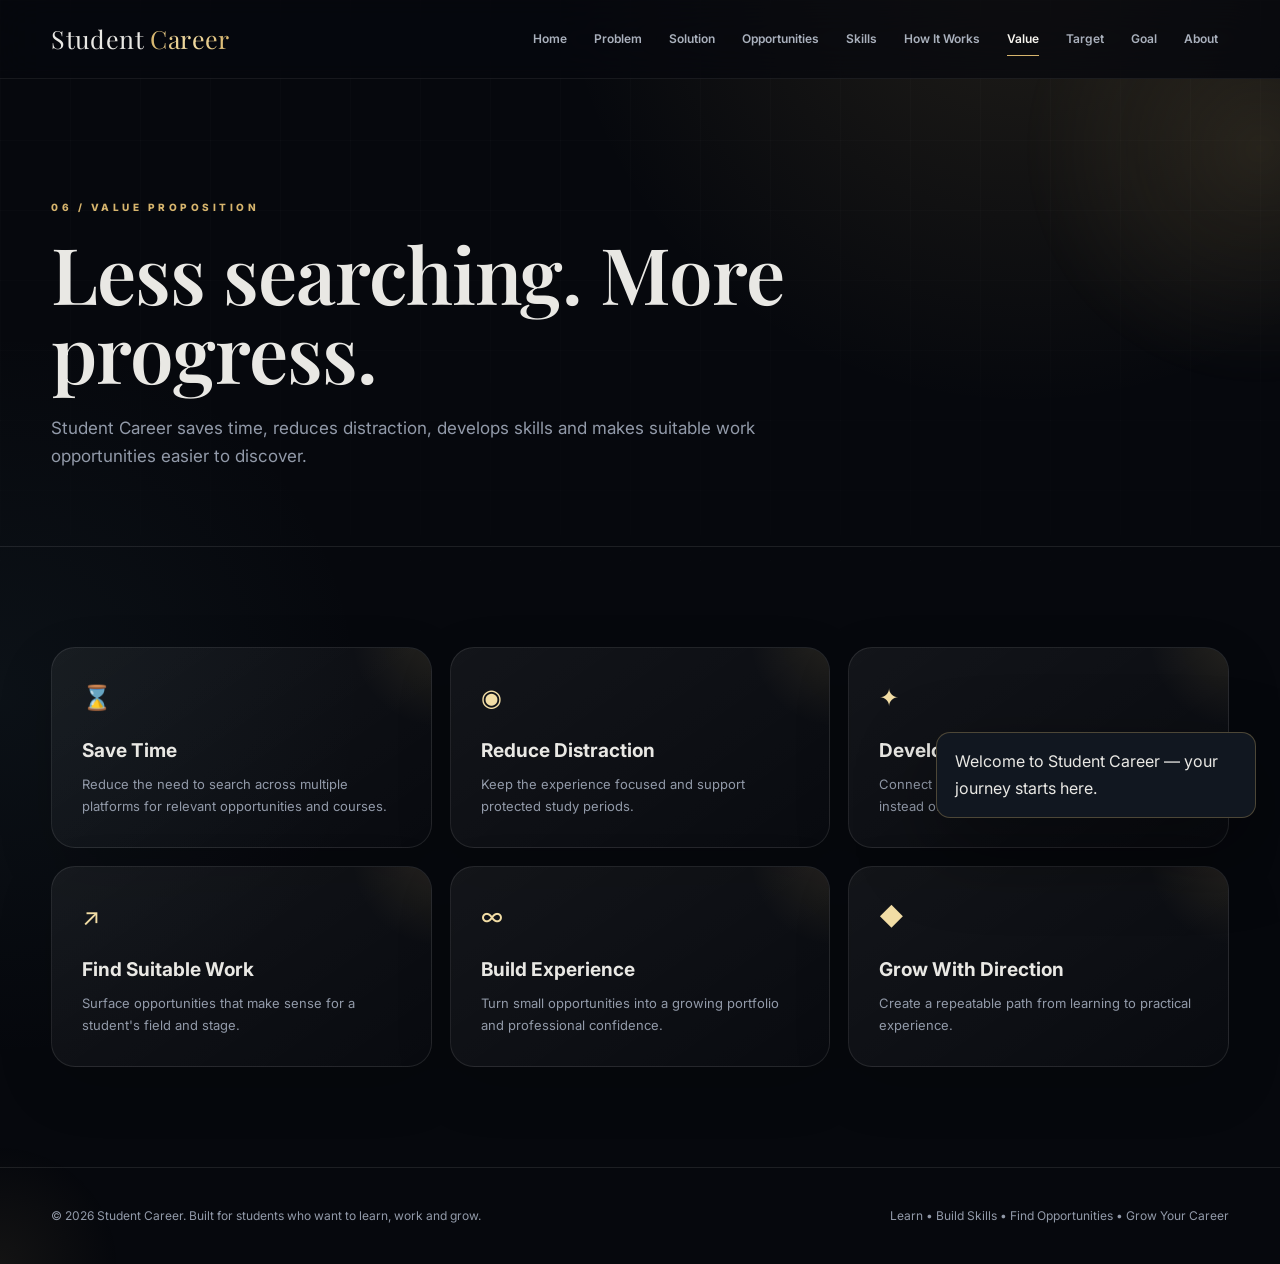
<file: value.html>
<!DOCTYPE html><html lang="en"><head><meta charset="UTF-8"><meta name="viewport" content="width=device-width,initial-scale=1.0"><title>Value Proposition | Student Career</title><link rel="stylesheet" href="style.css"></head><body><header class="nav"><div class="container nav-inner">
<a class="logo" href="index.html">Student <span>Career</span></a>
<button class="menu" aria-label="Open menu">☰</button>
<nav class="nav-links">
<a href="index.html">Home</a><a href="problem.html">Problem</a><a href="solution.html">Solution</a>
<a href="opportunities.html">Opportunities</a><a href="skills.html">Skills</a><a href="how-it-works.html">How It Works</a>
<a href="value.html">Value</a><a href="target.html">Target</a><a href="goal.html">Goal</a><a href="about.html">About</a>
</nav></div></header>
<main><section class="page-hero"><div class="container"><div class="eyebrow">06 / VALUE PROPOSITION</div><h1>Less searching. More progress.</h1><p>Student Career saves time, reduces distraction, develops skills and makes suitable work opportunities easier to discover.</p></div></section><section class="section"><div class="container"><div class="grid">
<div class="card"><div class="icon">⌛</div><h3>Save Time</h3><p>Reduce the need to search across multiple platforms for relevant opportunities and courses.</p></div>
<div class="card"><div class="icon">◉</div><h3>Reduce Distraction</h3><p>Keep the experience focused and support protected study periods.</p></div>
<div class="card"><div class="icon">✦</div><h3>Develop Skills</h3><p>Connect career goals with practical learning instead of disconnected courses.</p></div>
<div class="card"><div class="icon">↗</div><h3>Find Suitable Work</h3><p>Surface opportunities that make sense for a student's field and stage.</p></div>
<div class="card"><div class="icon">∞</div><h3>Build Experience</h3><p>Turn small opportunities into a growing portfolio and professional confidence.</p></div>
<div class="card"><div class="icon">◆</div><h3>Grow With Direction</h3><p>Create a repeatable path from learning to practical experience.</p></div>
</div></div></section></main><footer class="footer"><div class="container footer-inner"><span>© <span data-year></span> Student Career. Built for students who want to learn, work and grow.</span><span>Learn • Build Skills • Find Opportunities • Grow Your Career</span></div></footer><script src="script.js"></script></body></html>
</file>
<file: style.css>
@import url('https://fonts.googleapis.com/css2?family=Inter:wght@400;500;600;700&family=Playfair+Display:wght@500;600;700&display=swap');

:root{
  --bg:#06080d;
  --bg-soft:#0b0f17;
  --surface:#10151f;
  --surface-2:#151c28;
  --gold:#d7b56d;
  --gold-light:#f2dda5;
  --gold-dark:#9d7b37;
  --white:#f7f5ef;
  --text:#e9e8e4;
  --muted:#929aa9;
  --line:rgba(255,255,255,.095);
  --line-gold:rgba(215,181,109,.30);
  --success:#73d6b4;
  --shadow:0 30px 80px rgba(0,0,0,.38);
}

*{box-sizing:border-box;margin:0;padding:0}
html{scroll-behavior:smooth}
body{
  font-family:Inter,Arial,sans-serif;
  background:
    radial-gradient(circle at 80% -5%,rgba(215,181,109,.13),transparent 28%),
    radial-gradient(circle at 0% 55%,rgba(94,145,160,.07),transparent 25%),
    var(--bg);
  color:var(--text);
  line-height:1.7;
  overflow-x:hidden;
}
body::before{
  content:"";
  position:fixed;inset:0;pointer-events:none;z-index:-2;
  background-image:linear-gradient(rgba(255,255,255,.018) 1px,transparent 1px),
                   linear-gradient(90deg,rgba(255,255,255,.018) 1px,transparent 1px);
  background-size:70px 70px;
  mask-image:linear-gradient(to bottom,black,transparent 85%);
}
::selection{background:var(--gold);color:#111}
a{text-decoration:none;color:inherit}
button{font:inherit}

.container{width:min(1180px,92%);margin:auto}

/* ---------- Premium loader ---------- */
#luxury-loader{
  position:fixed;inset:0;z-index:9999;
  display:grid;place-items:center;
  background:#05070b;
  transition:opacity .7s ease,visibility .7s ease;
}
#luxury-loader.is-hidden{opacity:0;visibility:hidden;pointer-events:none}
.loader-content{text-align:center}
.loader-mark{
  width:72px;height:72px;margin:auto;
  border:1px solid rgba(215,181,109,.35);
  border-radius:50%;
  display:grid;place-items:center;
  position:relative;
  animation:loaderPulse 1.8s infinite;
}
.loader-mark::before{
  content:"SC";
  font-family:"Playfair Display",serif;
  color:var(--gold-light);
  font-size:20px;
  letter-spacing:2px;
}
.loader-mark::after{
  content:"";
  position:absolute;inset:-7px;
  border:1px solid transparent;
  border-top-color:var(--gold);
  border-radius:50%;
  animation:spin 1s linear infinite;
}
.loader-title{
  margin-top:20px;
  font-family:"Playfair Display",serif;
  font-size:24px;
  letter-spacing:1px;
}
.loader-line{
  width:150px;height:1px;margin:14px auto 0;
  background:linear-gradient(90deg,transparent,var(--gold),transparent);
  animation:loaderLine 1.2s ease-in-out infinite;
}
@keyframes spin{to{transform:rotate(360deg)}}
@keyframes loaderPulse{50%{transform:scale(1.05);box-shadow:0 0 45px rgba(215,181,109,.10)}}
@keyframes loaderLine{50%{transform:scaleX(.45);opacity:.45}}

/* ---------- Navigation ---------- */
.nav{
  position:sticky;top:0;z-index:100;
  background:rgba(6,8,13,.70);
  backdrop-filter:blur(22px) saturate(140%);
  border-bottom:1px solid rgba(255,255,255,.07);
  transition:.3s;
}
.nav.scrolled{
  background:rgba(6,8,13,.93);
  box-shadow:0 15px 50px rgba(0,0,0,.25);
}
.nav-inner{height:78px;display:flex;align-items:center;justify-content:space-between;gap:20px}
.logo{
  font-family:"Playfair Display",serif;
  font-size:25px;letter-spacing:.4px;
  white-space:nowrap;
}
.logo span{
  color:var(--gold-light);
  background:linear-gradient(90deg,var(--gold),var(--gold-light),var(--gold));
  -webkit-background-clip:text;background-clip:text;color:transparent;
}
.nav-links{display:flex;align-items:center;gap:5px}
.nav-links a{
  position:relative;padding:10px 11px;
  color:#aab1bd;font-size:12px;font-weight:600;
  transition:.25s;
}
.nav-links a::after{
  content:"";position:absolute;left:11px;right:11px;bottom:3px;height:1px;
  background:var(--gold);transform:scaleX(0);transform-origin:center;
  transition:.3s;
}
.nav-links a:hover,.nav-links a.active{color:var(--white)}
.nav-links a:hover::after,.nav-links a.active::after{transform:scaleX(1)}
.menu{
  display:none;background:transparent;border:1px solid var(--line);
  color:var(--white);width:44px;height:44px;border-radius:12px;cursor:pointer
}
.menu span,.menu::before,.menu::after{
  content:"";display:block;width:18px;height:1px;background:var(--white);margin:4px auto;transition:.25s
}

/* ---------- Hero ---------- */
.hero,.page-hero{position:relative;overflow:hidden}
.hero{
  min-height:calc(100vh - 78px);
  display:grid;align-items:center;
  padding:80px 0;
}
.hero::before,.hero::after,.page-hero::before{
  content:"";position:absolute;border-radius:50%;pointer-events:none;filter:blur(1px)
}
.hero::before{
  width:560px;height:560px;right:-210px;top:0;
  background:radial-gradient(circle,rgba(215,181,109,.13),transparent 65%);
}
.hero::after{
  width:380px;height:380px;left:-200px;bottom:-100px;
  background:radial-gradient(circle,rgba(115,214,180,.06),transparent 65%);
}
.hero-content{position:relative;z-index:2}
.eyebrow{
  color:var(--gold);
  text-transform:uppercase;letter-spacing:3.5px;
  font-size:10px;font-weight:800;margin-bottom:18px
}
h1,h2{
  font-family:"Playfair Display",serif;
  font-weight:600;letter-spacing:-1px
}
h1{font-size:clamp(50px,7.5vw,94px);line-height:1.01;max-width:950px}
h2{font-size:clamp(34px,5vw,57px);line-height:1.08}
h3{line-height:1.25}
.hero p{max-width:740px;color:var(--muted);font-size:17px;margin:25px 0 34px}
.hero .accent{
  background:linear-gradient(100deg,var(--white),var(--gold-light),var(--white));
  -webkit-background-clip:text;background-clip:text;color:transparent;
}
.actions{display:flex;gap:12px;flex-wrap:wrap}
.btn{
  display:inline-flex;align-items:center;justify-content:center;
  min-height:48px;padding:13px 22px;border-radius:999px;
  border:1px solid var(--gold);font-weight:800;font-size:12px;
  letter-spacing:.2px;transition:.3s;position:relative;overflow:hidden;
}
.btn::before{
  content:"";position:absolute;inset:0;
  background:linear-gradient(100deg,transparent,rgba(255,255,255,.18),transparent);
  transform:translateX(-120%);transition:.5s
}
.btn:hover::before{transform:translateX(120%)}
.btn.primary{background:linear-gradient(135deg,var(--gold-light),var(--gold));color:#111;box-shadow:0 12px 30px rgba(215,181,109,.14)}
.btn.primary:hover{transform:translateY(-3px);box-shadow:0 18px 40px rgba(215,181,109,.22)}
.btn.ghost{border-color:var(--line);color:var(--white);background:rgba(255,255,255,.02)}
.btn.ghost:hover{border-color:var(--line-gold);transform:translateY(-3px)}

.hero-meta{
  display:flex;gap:30px;flex-wrap:wrap;margin-top:65px;
  border-top:1px solid var(--line);padding-top:20px
}
.hero-meta span{font-size:11px;color:var(--muted)}
.hero-meta strong{color:var(--gold-light);font-size:13px;margin-right:6px}

/* ---------- Page hero ---------- */
.page-hero{
  padding:120px 0 75px;
  border-bottom:1px solid var(--line);
}
.page-hero::before{
  width:500px;height:500px;right:-230px;top:-180px;
  background:radial-gradient(circle,rgba(215,181,109,.12),transparent 67%);
}
.page-hero h1{font-size:clamp(45px,7vw,78px)}
.page-hero p{max-width:760px;color:var(--muted);font-size:17px;margin-top:22px}

/* ---------- Sections ---------- */
.section{padding:100px 0}
.section-head{
  display:flex;justify-content:space-between;align-items:end;
  gap:40px;margin-bottom:45px
}
.section-head>p,.section-head>div+ p{max-width:530px;color:var(--muted)}
.grid{display:grid;grid-template-columns:repeat(3,1fr);gap:18px}
.card{
  position:relative;overflow:hidden;
  background:linear-gradient(145deg,rgba(255,255,255,.055),rgba(255,255,255,.015));
  border:1px solid var(--line);border-radius:24px;padding:30px;
  box-shadow:0 20px 55px rgba(0,0,0,.16);
  transition:transform .35s ease,border-color .35s ease,box-shadow .35s ease;
}
.card::before{
  content:"";position:absolute;width:180px;height:180px;right:-100px;top:-100px;
  background:radial-gradient(circle,rgba(215,181,109,.12),transparent 70%);
  transition:.4s
}
.card:hover{
  transform:translateY(-8px);
  border-color:var(--line-gold);
  box-shadow:var(--shadow)
}
.card:hover::before{transform:scale(1.35)}
.card .icon{font-size:24px;color:var(--gold-light);margin-bottom:20px}
.card .number{font-size:10px;color:var(--gold);letter-spacing:2px;font-weight:800;margin-bottom:10px}
.card h3{font-size:19px;margin-bottom:10px}
.card p{font-size:13px;color:var(--muted)}
.stats{
  display:grid;grid-template-columns:repeat(4,1fr);
  border:1px solid var(--line);border-radius:24px;overflow:hidden;
  background:rgba(255,255,255,.02)
}
.stat{padding:31px;border-right:1px solid var(--line)}
.stat:last-child{border-right:0}
.stat strong{
  display:block;font-family:"Playfair Display",serif;
  font-size:40px;color:var(--gold-light);line-height:1.1
}
.stat span{display:block;color:var(--muted);font-size:12px;margin-top:7px}

/* ---------- Timeline / panels ---------- */
.timeline{display:grid;gap:16px}
.step{
  display:grid;grid-template-columns:62px 1fr;gap:20px;align-items:start;
  padding:24px;border:1px solid var(--line);border-radius:20px;
  background:rgba(255,255,255,.025);transition:.3s
}
.step:hover{border-color:var(--line-gold);transform:translateX(4px)}
.step-num{
  width:48px;height:48px;border-radius:50%;display:grid;place-items:center;
  background:rgba(215,181,109,.09);border:1px solid rgba(215,181,109,.38);
  color:var(--gold-light);font-weight:800
}
.columns{display:grid;grid-template-columns:1fr 1fr;gap:20px}
.dark-panel{
  background:linear-gradient(145deg,#10151f,#0a0e15);
  border:1px solid var(--line);border-radius:28px;padding:38px;
  box-shadow:var(--shadow)
}
.dark-panel p{color:var(--muted)}
.list{display:grid;gap:11px;margin-top:22px}
.list li{
  list-style:none;padding:14px 16px;
  border-left:2px solid var(--gold);
  background:rgba(255,255,255,.025);color:#d9dce2;
  font-size:13px
}
.quote{
  padding:48px;border:1px solid var(--line-gold);border-radius:28px;
  background:linear-gradient(135deg,rgba(215,181,109,.09),rgba(255,255,255,.018));
  font-family:"Playfair Display",serif;font-size:clamp(24px,3vw,34px);
  line-height:1.35
}
.cta{
  margin-top:42px;padding:50px;border-radius:30px;
  background:
    radial-gradient(circle at 85% 20%,rgba(215,181,109,.13),transparent 30%),
    linear-gradient(120deg,#15120c,#0d131d);
  border:1px solid var(--line-gold);
  box-shadow:var(--shadow)
}
.badge{
  display:inline-block;padding:8px 13px;margin:4px;
  border:1px solid var(--line);border-radius:999px;color:var(--muted);font-size:11px;
  background:rgba(255,255,255,.018)
}

/* ---------- Scroll reveal ---------- */
.reveal{
  opacity:0;transform:translateY(28px);
  transition:opacity .75s ease,transform .75s ease
}
.reveal.visible{opacity:1;transform:none}

/* ---------- Progress / back top / cursor glow ---------- */
#scroll-progress{
  position:fixed;left:0;top:0;height:2px;width:0;z-index:1000;
  background:linear-gradient(90deg,var(--gold-dark),var(--gold-light),var(--gold));
  box-shadow:0 0 12px rgba(215,181,109,.6)
}
#back-top{
  position:fixed;right:24px;bottom:24px;z-index:80;
  width:44px;height:44px;border-radius:50%;
  border:1px solid var(--line-gold);background:rgba(10,13,19,.85);
  color:var(--gold-light);cursor:pointer;opacity:0;visibility:hidden;
  transform:translateY(10px);transition:.3s;backdrop-filter:blur(12px)
}
#back-top.show{opacity:1;visibility:visible;transform:none}
#cursor-glow{
  position:fixed;width:260px;height:260px;border-radius:50%;
  pointer-events:none;z-index:-1;
  background:radial-gradient(circle,rgba(215,181,109,.065),transparent 65%);
  transform:translate(-50%,-50%);transition:left .12s ease,top .12s ease
}

/* ---------- Toast ---------- */
#luxury-toast{
  position:fixed;right:24px;bottom:82px;z-index:200;
  max-width:320px;padding:15px 18px;border-radius:14px;
  background:#111720;border:1px solid var(--line-gold);
  color:var(--text);box-shadow:var(--shadow);
  opacity:0;transform:translateY(15px);pointer-events:none;transition:.35s
}
#luxury-toast.show{opacity:1;transform:none}

/* ---------- Footer ---------- */
.footer{border-top:1px solid var(--line);padding:38px 0;color:var(--muted);font-size:12px}
.footer-inner{display:flex;justify-content:space-between;gap:20px;flex-wrap:wrap}

/* ---------- Responsive ---------- */
@media(max-width:1050px){
  .nav-links{display:none;position:absolute;top:78px;left:4%;right:4%;padding:15px;
    background:rgba(9,12,18,.97);border:1px solid var(--line);border-radius:18px;
    box-shadow:var(--shadow);flex-direction:column;align-items:stretch}
  .nav-links.open{display:flex}
  .nav-links a{padding:13px 15px}
  .menu{display:block}
  .grid{grid-template-columns:1fr 1fr}
}
@media(max-width:700px){
  .nav-inner{height:70px}.nav-links{top:70px}
  .hero{min-height:calc(100vh - 70px);padding:65px 0}
  .page-hero{padding:85px 0 60px}
  .section{padding:75px 0}
  .section-head{display:block}
  .section-head p{margin-top:17px}
  .grid,.stats,.columns{grid-template-columns:1fr}
  .stat{border-right:0;border-bottom:1px solid var(--line)}
  .stat:last-child{border-bottom:0}
  .card,.dark-panel{padding:25px}
  .quote,.cta{padding:32px}
  .hero-meta{margin-top:45px}
}
@media(prefers-reduced-motion:reduce){
  *,*::before,*::after{animation-duration:.01ms!important;transition-duration:.01ms!important;scroll-behavior:auto!important}
}
</file>
